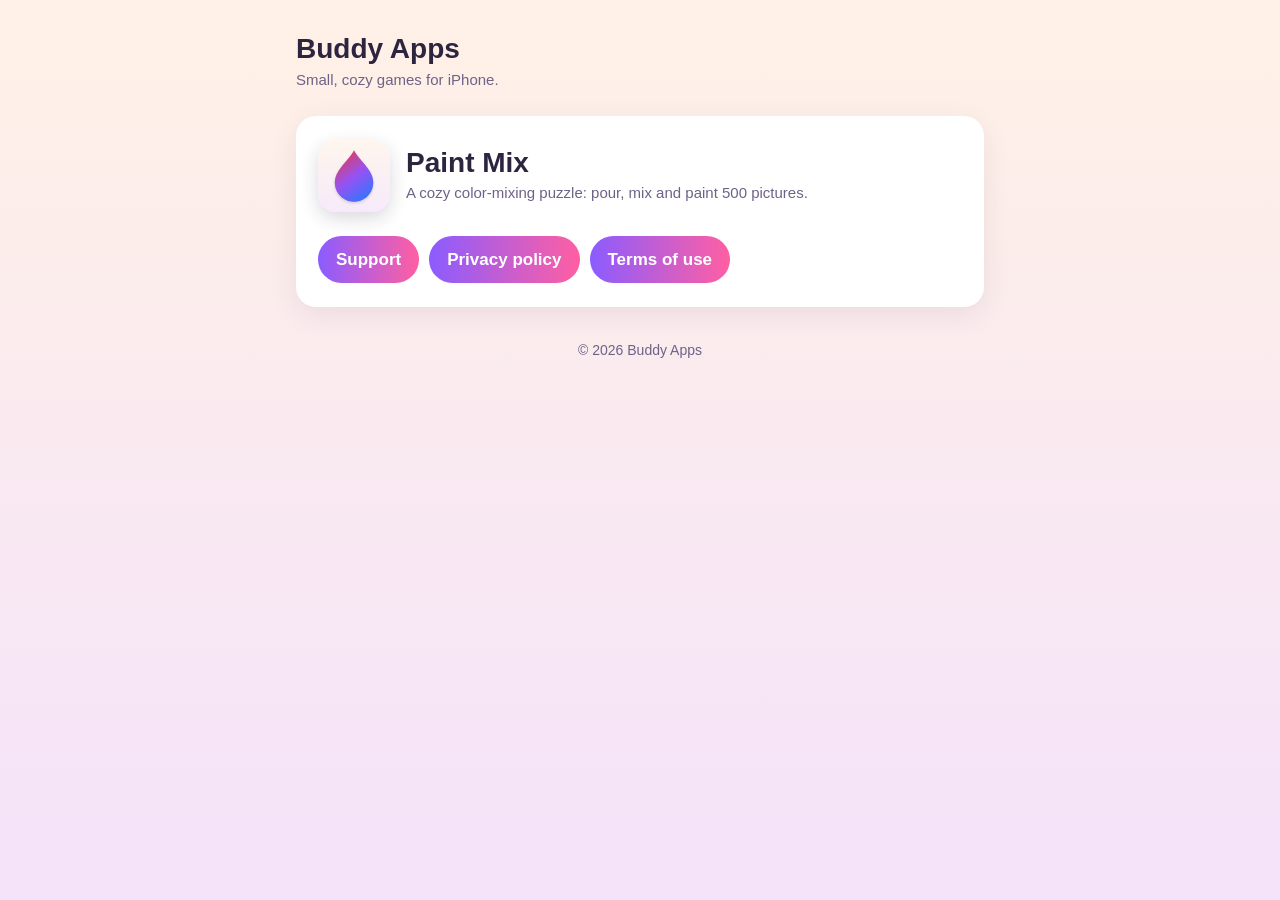
<file: index.html>
<!doctype html>
<html lang="en">
<head>
  <meta charset="utf-8">
  <meta name="viewport" content="width=device-width, initial-scale=1">
  <title>Buddy Apps</title>
  <meta name="description" content="Buddy Apps makes small, cozy games for iPhone.">
  <link rel="stylesheet" href="style.css">
</head>
<body>
<main>
  <header class="app">
    <div>
      <h1>Buddy Apps</h1>
      <p>Small, cozy games for iPhone.</p>
    </div>
  </header>

  <section class="card">
    <header class="app">
      <img src="paint-mix/icon.png" alt="Paint Mix icon">
      <div>
        <h1>Paint Mix</h1>
        <p>A cozy color-mixing puzzle: pour, mix and paint 500 pictures.</p>
      </div>
    </header>
    <nav class="links">
      <a href="paint-mix/support/">Support</a>
      <a href="paint-mix/privacy/">Privacy policy</a>
      <a href="paint-mix/terms/">Terms of use</a>
    </nav>
  </section>

  <footer>© 2026 Buddy Apps</footer>
</main>
</body>
</html>
</file>
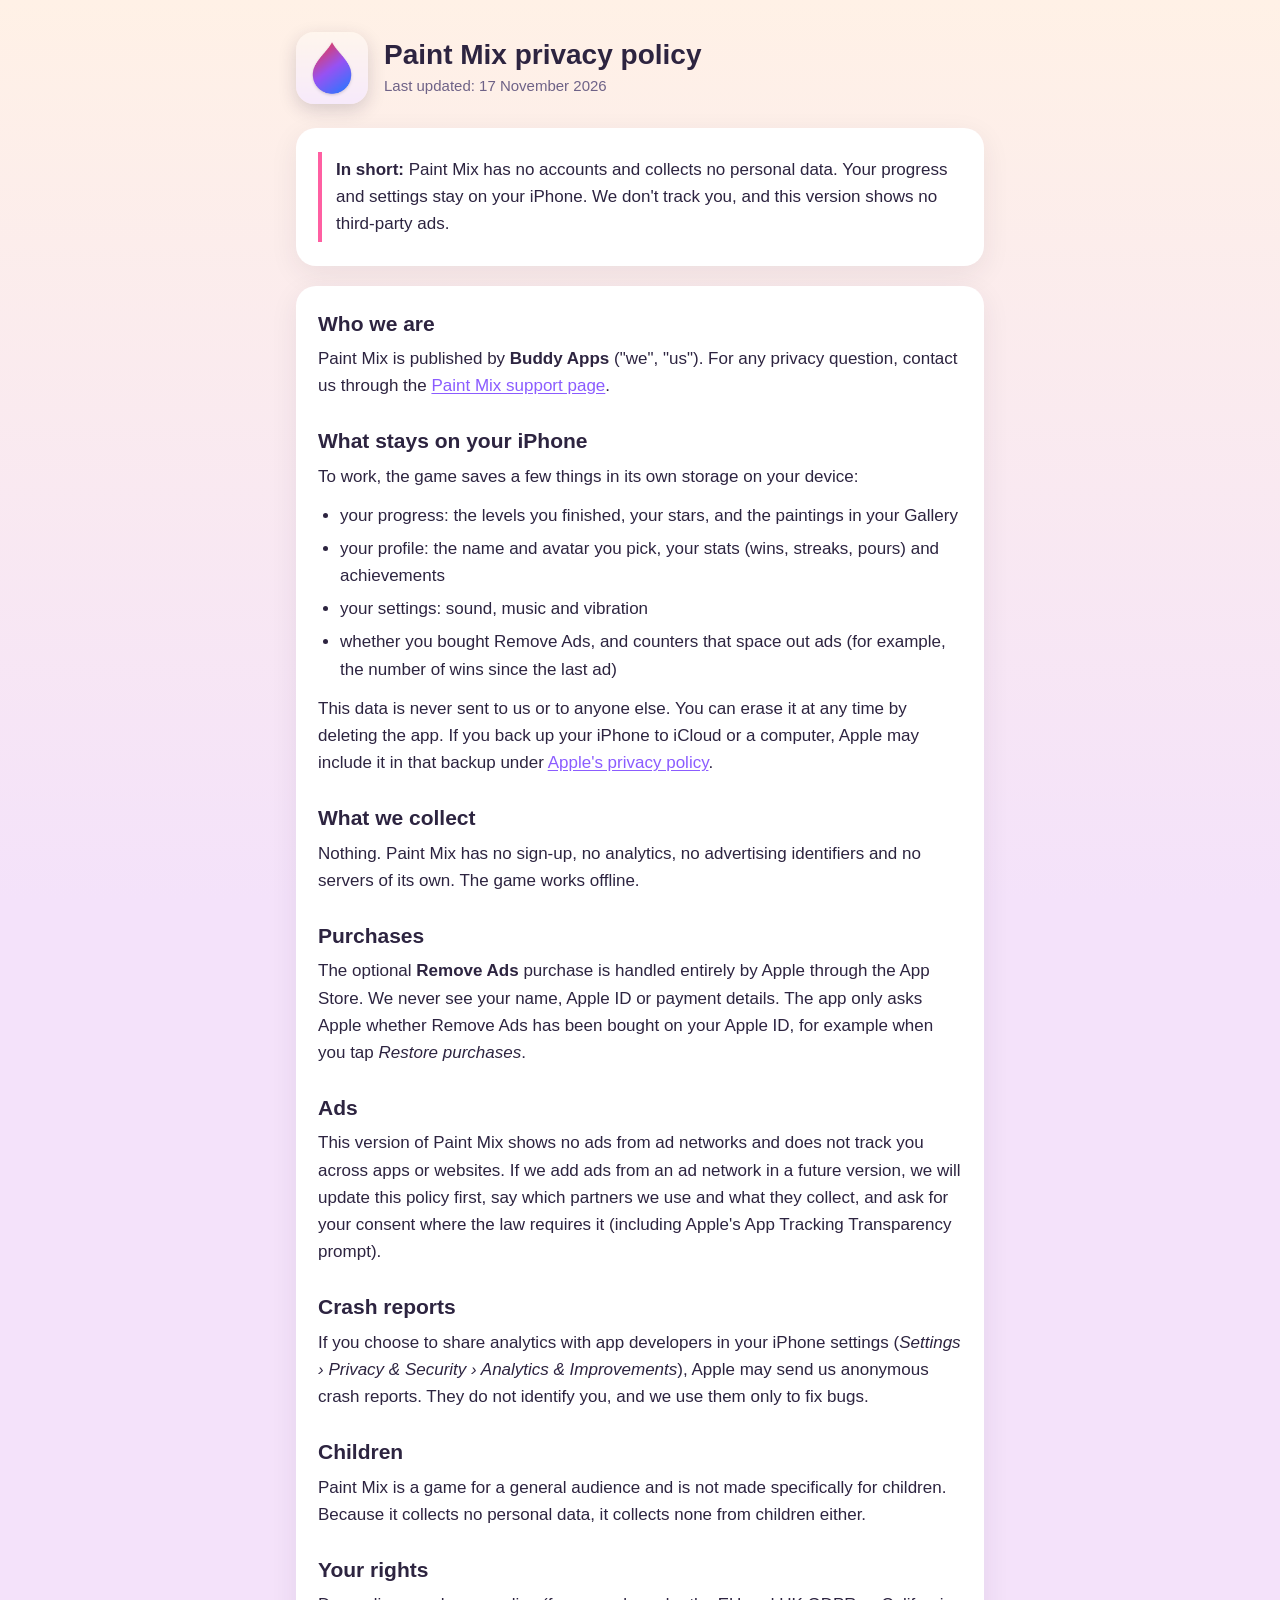
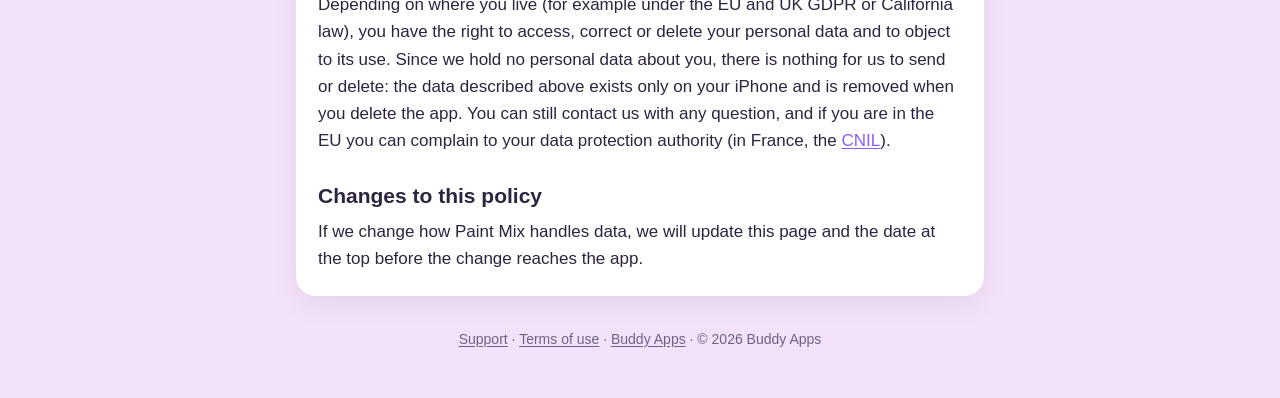
<file: paint-mix/privacy/index.html>
<!doctype html>
<html lang="en">
<head>
  <meta charset="utf-8">
  <meta name="viewport" content="width=device-width, initial-scale=1">
  <title>Paint Mix Privacy</title>
  <meta name="description" content="Privacy policy for Paint Mix, a color-mixing puzzle game for iPhone by Buddy Apps.">
  <link rel="stylesheet" href="../../style.css">
</head>
<body>
<main>
  <header class="app">
    <img src="../icon.png" alt="Paint Mix icon">
    <div>
      <h1>Paint Mix privacy policy</h1>
      <p>Last updated: 17 November 2026</p>
    </div>
  </header>

  <section class="card">
    <p class="summary"><strong>In short:</strong> Paint Mix has no accounts and collects no personal data. Your progress
      and settings stay on your iPhone. We don't track you, and this version shows no third-party ads.</p>
  </section>

  <section class="card">
    <h2>Who we are</h2>
    <p>Paint Mix is published by <strong>Buddy Apps</strong> ("we", "us"). For any privacy question, contact us through the
      <a href="../support/">Paint Mix support page</a>.</p>

    <h2>What stays on your iPhone</h2>
    <p>To work, the game saves a few things in its own storage on your device:</p>
    <ul>
      <li>your progress: the levels you finished, your stars, and the paintings in your Gallery</li>
      <li>your profile: the name and avatar you pick, your stats (wins, streaks, pours) and achievements</li>
      <li>your settings: sound, music and vibration</li>
      <li>whether you bought Remove Ads, and counters that space out ads (for example, the number of wins since the last ad)</li>
    </ul>
    <p>This data is never sent to us or to anyone else. You can erase it at any time by deleting the app. If you back up your
      iPhone to iCloud or a computer, Apple may include it in that backup under
      <a href="https://www.apple.com/legal/privacy/">Apple's privacy policy</a>.</p>

    <h2>What we collect</h2>
    <p>Nothing. Paint Mix has no sign-up, no analytics, no advertising identifiers and no servers of its own. The game
      works offline.</p>

    <h2>Purchases</h2>
    <p>The optional <strong>Remove Ads</strong> purchase is handled entirely by Apple through the App Store. We never see
      your name, Apple ID or payment details. The app only asks Apple whether Remove Ads has been bought on your Apple ID,
      for example when you tap <em>Restore purchases</em>.</p>

    <h2>Ads</h2>
    <p>This version of Paint Mix shows no ads from ad networks and does not track you across apps or websites. If we add
      ads from an ad network in a future version, we will update this policy first, say which partners we use and what
      they collect, and ask for your consent where the law requires it (including Apple's App Tracking Transparency prompt).</p>

    <h2>Crash reports</h2>
    <p>If you choose to share analytics with app developers in your iPhone settings (<em>Settings › Privacy &amp; Security ›
      Analytics &amp; Improvements</em>), Apple may send us anonymous crash reports. They do not identify you, and we use
      them only to fix bugs.</p>

    <h2>Children</h2>
    <p>Paint Mix is a game for a general audience and is not made specifically for children. Because it collects no
      personal data, it collects none from children either.</p>

    <h2>Your rights</h2>
    <p>Depending on where you live (for example under the EU and UK GDPR or California law), you have the right to
      access, correct or delete your personal data and to object to its use. Since we hold no personal data about you,
      there is nothing for us to send or delete: the data described above exists only on your iPhone and is removed when
      you delete the app. You can still contact us with any question, and if you are in the EU you can complain to your
      data protection authority (in France, the <a href="https://www.cnil.fr/">CNIL</a>).</p>

    <h2>Changes to this policy</h2>
    <p>If we change how Paint Mix handles data, we will update this page and the date at the top before the change
      reaches the app.</p>
  </section>

  <footer><a href="../support/">Support</a> · <a href="../terms/">Terms of use</a> · <a href="../../">Buddy Apps</a> · © 2026 Buddy Apps</footer>
</main>
</body>
</html>
</file>
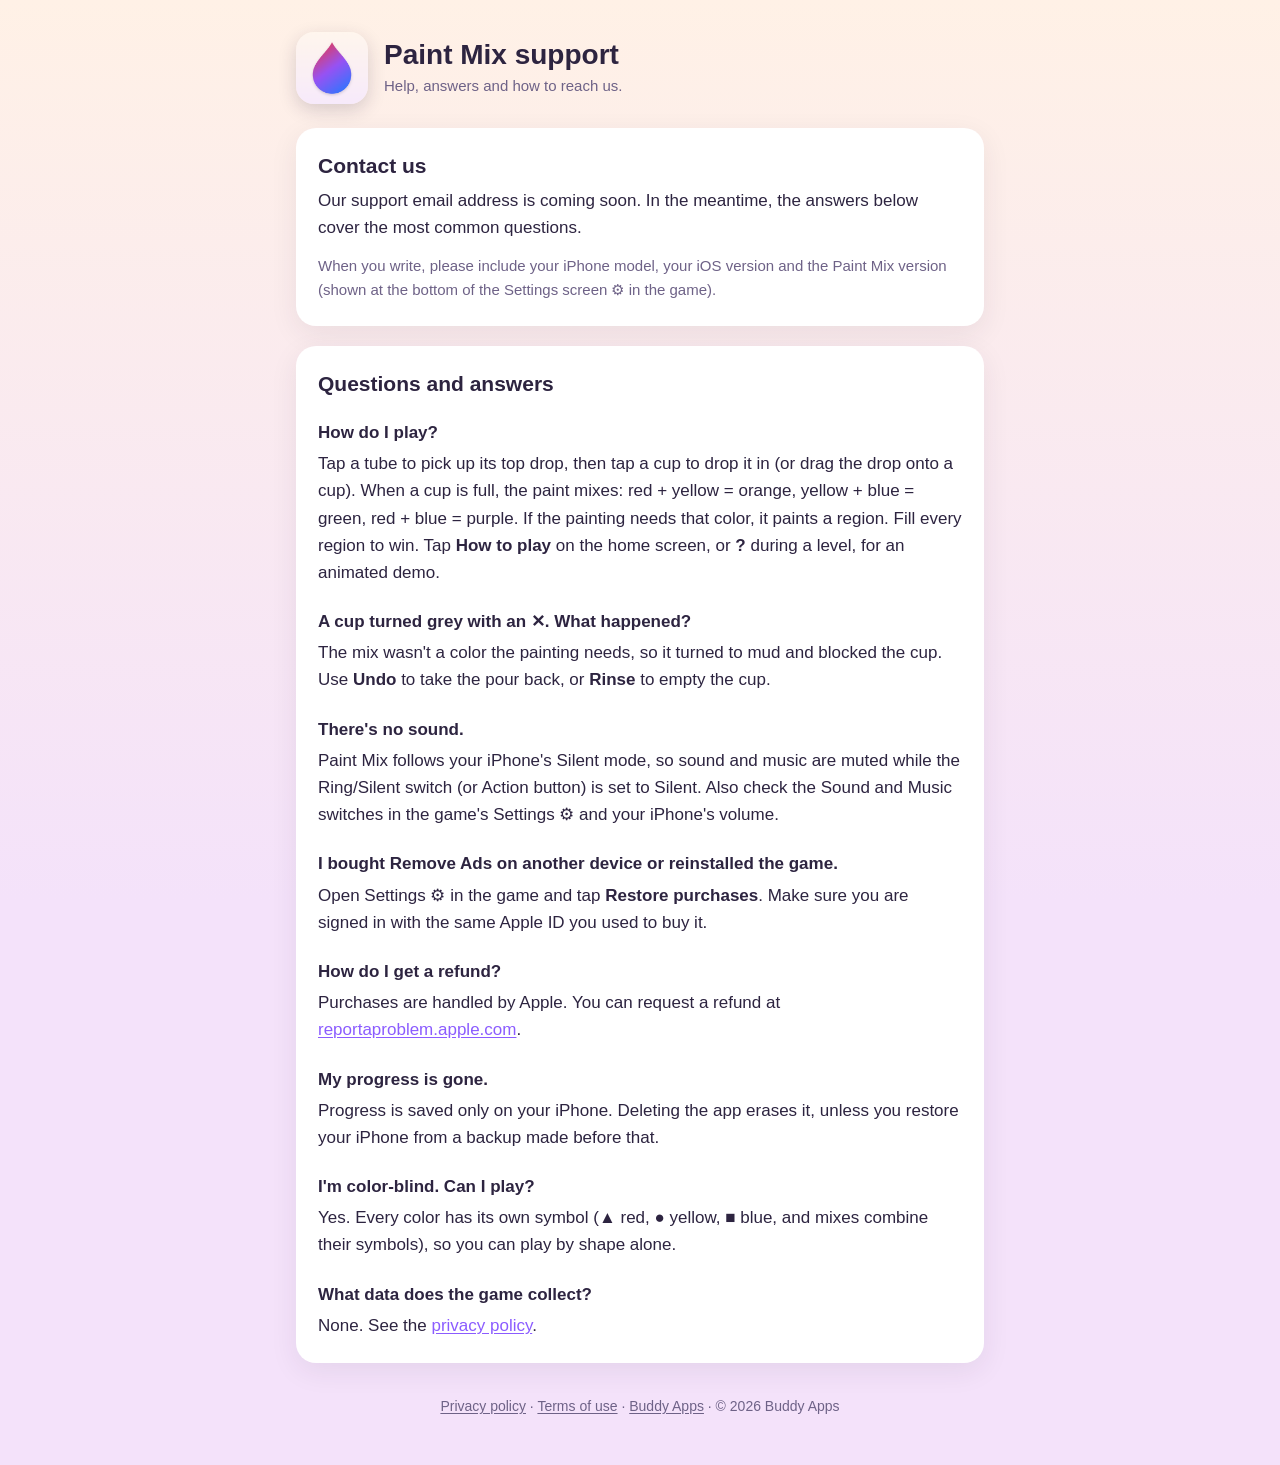
<file: paint-mix/support/index.html>
<!doctype html>
<html lang="en">
<head>
  <meta charset="utf-8">
  <meta name="viewport" content="width=device-width, initial-scale=1">
  <title>Paint Mix Support</title>
  <meta name="description" content="Help and contact for Paint Mix, a color-mixing puzzle game for iPhone by Buddy Apps.">
  <link rel="stylesheet" href="../../style.css">
</head>
<body>
<main>
  <header class="app">
    <img src="../icon.png" alt="Paint Mix icon">
    <div>
      <h1>Paint Mix support</h1>
      <p>Help, answers and how to reach us.</p>
    </div>
  </header>

  <section class="card" id="contact">
    <h2>Contact us</h2>
    <!-- SUPPORT_EMAIL: replace this paragraph with a mailto link once the support address exists. -->
    <p>Our support email address is coming soon. In the meantime, the answers below cover the most common questions.</p>
    <p class="muted">When you write, please include your iPhone model, your iOS version and the Paint Mix version (shown at
      the bottom of the Settings screen ⚙ in the game).</p>
  </section>

  <section class="card">
    <h2>Questions and answers</h2>

    <h3>How do I play?</h3>
    <p>Tap a tube to pick up its top drop, then tap a cup to drop it in (or drag the drop onto a cup). When a cup is full,
      the paint mixes: red + yellow = orange, yellow + blue = green, red + blue = purple. If the painting needs that color,
      it paints a region. Fill every region to win. Tap <strong>How to play</strong> on the home screen, or <strong>?</strong>
      during a level, for an animated demo.</p>

    <h3>A cup turned grey with an ✕. What happened?</h3>
    <p>The mix wasn't a color the painting needs, so it turned to mud and blocked the cup. Use <strong>Undo</strong> to take
      the pour back, or <strong>Rinse</strong> to empty the cup.</p>

    <h3>There's no sound.</h3>
    <p>Paint Mix follows your iPhone's Silent mode, so sound and music are muted while the Ring/Silent switch (or Action
      button) is set to Silent. Also check the Sound and Music switches in the game's Settings ⚙ and your iPhone's volume.</p>

    <h3>I bought Remove Ads on another device or reinstalled the game.</h3>
    <p>Open Settings ⚙ in the game and tap <strong>Restore purchases</strong>. Make sure you are signed in with the same
      Apple ID you used to buy it.</p>

    <h3>How do I get a refund?</h3>
    <p>Purchases are handled by Apple. You can request a refund at
      <a href="https://reportaproblem.apple.com/">reportaproblem.apple.com</a>.</p>

    <h3>My progress is gone.</h3>
    <p>Progress is saved only on your iPhone. Deleting the app erases it, unless you restore your iPhone from a backup made
      before that.</p>

    <h3>I'm color-blind. Can I play?</h3>
    <p>Yes. Every color has its own symbol (▲ red, ● yellow, ■ blue, and mixes combine their symbols), so you can play
      by shape alone.</p>

    <h3>What data does the game collect?</h3>
    <p>None. See the <a href="../privacy/">privacy policy</a>.</p>
  </section>

  <footer><a href="../privacy/">Privacy policy</a> · <a href="../terms/">Terms of use</a> · <a href="../../">Buddy Apps</a> · © 2026 Buddy Apps</footer>
</main>
</body>
</html>
</file>
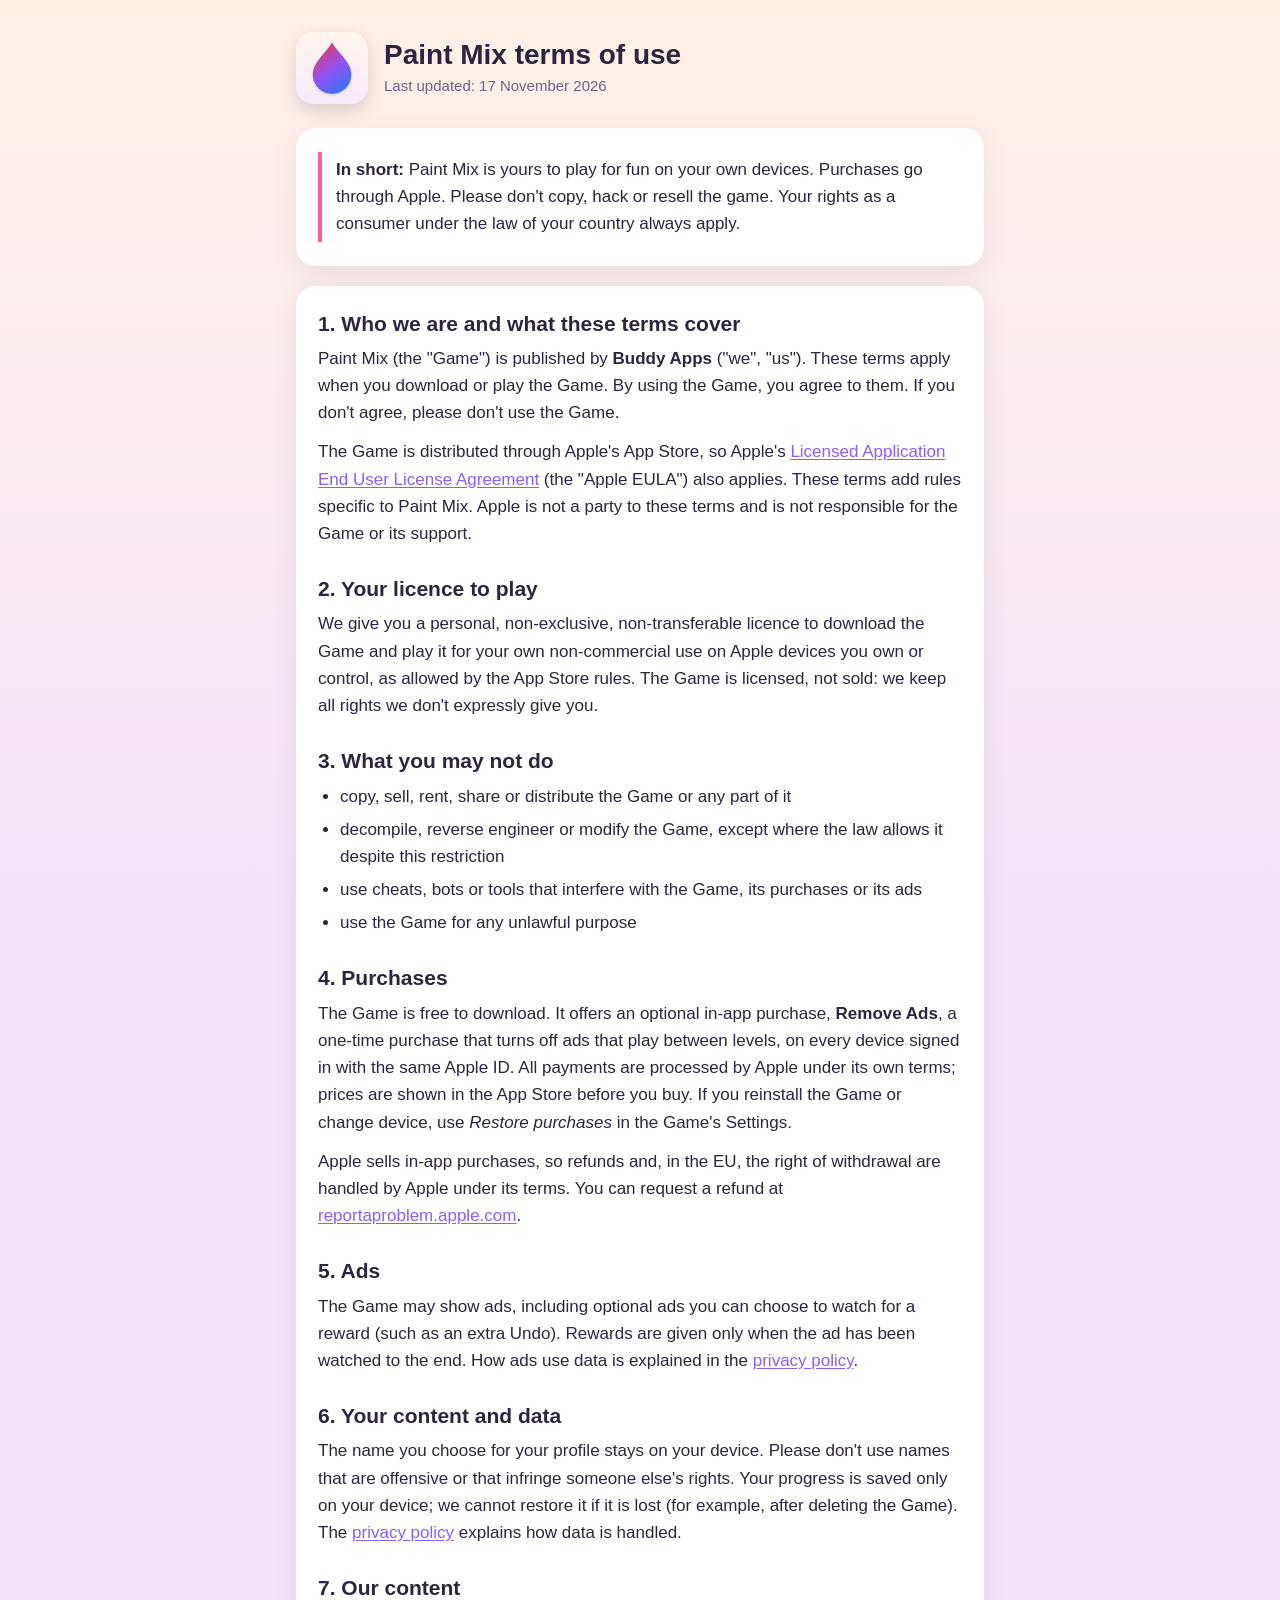
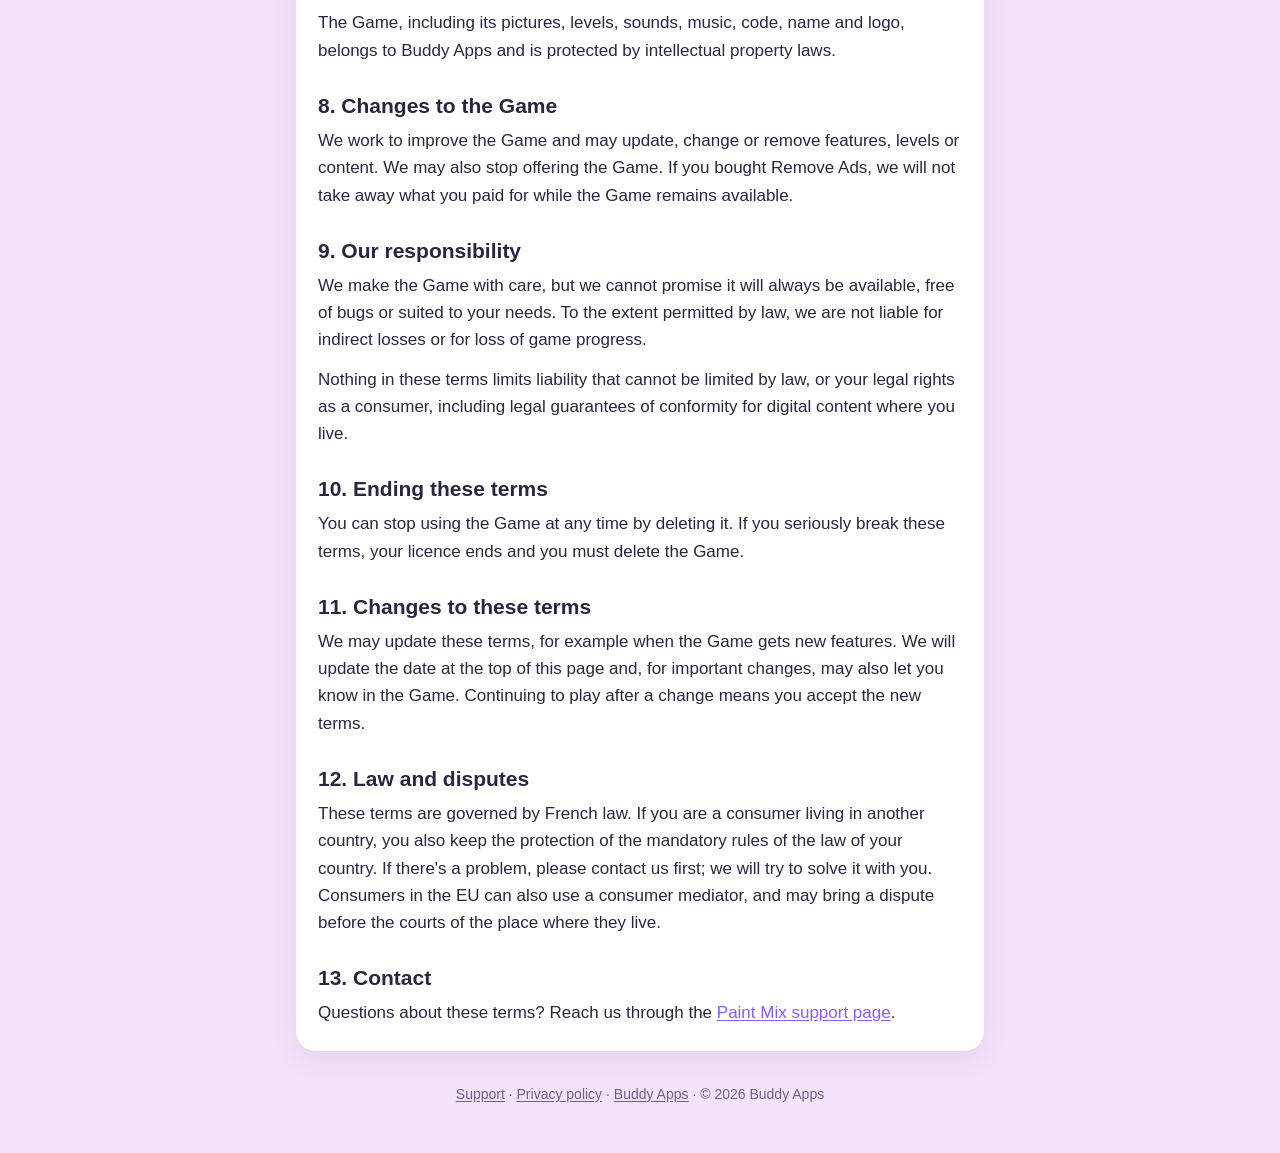
<file: paint-mix/terms/index.html>
<!doctype html>
<html lang="en">
<head>
  <meta charset="utf-8">
  <meta name="viewport" content="width=device-width, initial-scale=1">
  <title>Paint Mix Terms</title>
  <meta name="description" content="Terms of use for Paint Mix, a color-mixing puzzle game for iPhone by Buddy Apps.">
  <link rel="stylesheet" href="../../style.css">
</head>
<body>
<main>
  <header class="app">
    <img src="../icon.png" alt="Paint Mix icon">
    <div>
      <h1>Paint Mix terms of use</h1>
      <p>Last updated: 17 November 2026</p>
    </div>
  </header>

  <section class="card">
    <p class="summary"><strong>In short:</strong> Paint Mix is yours to play for fun on your own devices. Purchases go
      through Apple. Please don't copy, hack or resell the game. Your rights as a consumer under the law of your country
      always apply.</p>
  </section>

  <section class="card">
    <h2>1. Who we are and what these terms cover</h2>
    <p>Paint Mix (the "Game") is published by <strong>Buddy Apps</strong> ("we", "us"). These terms apply when you
      download or play the Game. By using the Game, you agree to them. If you don't agree, please don't use the Game.</p>
    <p>The Game is distributed through Apple's App Store, so Apple's
      <a href="https://www.apple.com/legal/internet-services/itunes/dev/stdeula/">Licensed Application End User License
      Agreement</a> (the "Apple EULA") also applies. These terms add rules specific to Paint Mix. Apple is not a party to
      these terms and is not responsible for the Game or its support.</p>

    <h2>2. Your licence to play</h2>
    <p>We give you a personal, non-exclusive, non-transferable licence to download the Game and play it for your own
      non-commercial use on Apple devices you own or control, as allowed by the App Store rules. The Game is licensed,
      not sold: we keep all rights we don't expressly give you.</p>

    <h2>3. What you may not do</h2>
    <ul>
      <li>copy, sell, rent, share or distribute the Game or any part of it</li>
      <li>decompile, reverse engineer or modify the Game, except where the law allows it despite this restriction</li>
      <li>use cheats, bots or tools that interfere with the Game, its purchases or its ads</li>
      <li>use the Game for any unlawful purpose</li>
    </ul>

    <h2>4. Purchases</h2>
    <p>The Game is free to download. It offers an optional in-app purchase, <strong>Remove Ads</strong>, a one-time
      purchase that turns off ads that play between levels, on every device signed in with the same Apple ID. All
      payments are processed by Apple under its own terms; prices are shown in the App Store before you buy. If you
      reinstall the Game or change device, use <em>Restore purchases</em> in the Game's Settings.</p>
    <p>Apple sells in-app purchases, so refunds and, in the EU, the right of withdrawal are handled by Apple under its
      terms. You can request a refund at <a href="https://reportaproblem.apple.com/">reportaproblem.apple.com</a>.</p>

    <h2>5. Ads</h2>
    <p>The Game may show ads, including optional ads you can choose to watch for a reward (such as an extra Undo).
      Rewards are given only when the ad has been watched to the end. How ads use data is explained in the
      <a href="../privacy/">privacy policy</a>.</p>

    <h2>6. Your content and data</h2>
    <p>The name you choose for your profile stays on your device. Please don't use names that are offensive or that
      infringe someone else's rights. Your progress is saved only on your device; we cannot restore it if it is lost
      (for example, after deleting the Game). The <a href="../privacy/">privacy policy</a> explains how data is
      handled.</p>

    <h2>7. Our content</h2>
    <p>The Game, including its pictures, levels, sounds, music, code, name and logo, belongs to Buddy Apps and is
      protected by intellectual property laws.</p>

    <h2>8. Changes to the Game</h2>
    <p>We work to improve the Game and may update, change or remove features, levels or content. We may also stop
      offering the Game. If you bought Remove Ads, we will not take away what you paid for while the Game remains
      available.</p>

    <h2>9. Our responsibility</h2>
    <p>We make the Game with care, but we cannot promise it will always be available, free of bugs or suited to your
      needs. To the extent permitted by law, we are not liable for indirect losses or for loss of game progress.</p>
    <p>Nothing in these terms limits liability that cannot be limited by law, or your legal rights as a consumer,
      including legal guarantees of conformity for digital content where you live.</p>

    <h2>10. Ending these terms</h2>
    <p>You can stop using the Game at any time by deleting it. If you seriously break these terms, your licence ends and
      you must delete the Game.</p>

    <h2>11. Changes to these terms</h2>
    <p>We may update these terms, for example when the Game gets new features. We will update the date at the top of this
      page and, for important changes, may also let you know in the Game. Continuing to play after a change means you accept
      the new terms.</p>

    <h2>12. Law and disputes</h2>
    <p>These terms are governed by French law. If you are a consumer living in another country, you also keep the
      protection of the mandatory rules of the law of your country. If there's a problem, please contact us first; we will
      try to solve it with you. Consumers in the EU can also use a consumer mediator, and may bring a dispute before the
      courts of the place where they live.</p>

    <h2>13. Contact</h2>
    <p>Questions about these terms? Reach us through the <a href="../support/">Paint Mix support page</a>.</p>
  </section>

  <footer><a href="../support/">Support</a> · <a href="../privacy/">Privacy policy</a> · <a href="../../">Buddy Apps</a> · © 2026 Buddy Apps</footer>
</main>
</body>
</html>
</file>
<file: style.css>
:root {
  --bg-top: #FFF1E6;
  --bg-bottom: #F4E2FA;
  --card: #FFFFFF;
  --ink: #2D2440;
  --ink-soft: #6E6287;
  --line: #E9DDF2;
  --accent: #8B5CFF;
  --accent-2: #FF5FA2;
}
@media (prefers-color-scheme: dark) {
  :root {
    --bg-top: #1E1830;
    --bg-bottom: #2A1F3D;
    --card: #2F2645;
    --ink: #F4EEF8;
    --ink-soft: #BFB3D6;
    --line: #43385C;
    --accent: #B39BFF;
    --accent-2: #FF8CBC;
  }
}

* { box-sizing: border-box; }
html { -webkit-text-size-adjust: 100%; }
body {
  margin: 0;
  min-height: 100vh;
  background: linear-gradient(var(--bg-top), var(--bg-bottom)) fixed;
  background-color: var(--bg-bottom);
  color: var(--ink);
  font: 17px/1.6 -apple-system, BlinkMacSystemFont, "Avenir Next", "Segoe UI", Roboto, sans-serif;
}
main { max-width: 720px; margin: 0 auto; padding: 32px 16px 48px; }

header.app { display: flex; align-items: center; gap: 16px; margin-bottom: 24px; }
header.app img { width: 72px; height: 72px; border-radius: 18px; box-shadow: 0 6px 18px rgba(45, 36, 64, 0.18); }
header.app h1 { margin: 0; font-size: 28px; line-height: 1.2; }
header.app p { margin: 2px 0 0; color: var(--ink-soft); font-size: 15px; }

.card {
  background: var(--card);
  border-radius: 20px;
  padding: 24px 22px;
  box-shadow: 0 8px 28px rgba(45, 36, 64, 0.08);
  margin-bottom: 20px;
}
.card > :first-child { margin-top: 0; }
.card > :last-child { margin-bottom: 0; }

h2 { font-size: 21px; margin: 28px 0 8px; line-height: 1.3; }
h3 { font-size: 17px; margin: 22px 0 4px; }
p, ul { margin: 0 0 12px; }
ul { padding-left: 22px; }
li { margin-bottom: 6px; }
a { color: var(--accent); text-underline-offset: 2px; }
.muted { color: var(--ink-soft); font-size: 15px; }

.summary {
  border-left: 4px solid var(--accent-2);
  padding: 4px 0 4px 14px;
  margin: 0 0 8px;
}

nav.links { display: flex; flex-wrap: wrap; gap: 10px; margin-top: 8px; }
nav.links a {
  display: inline-block;
  padding: 10px 18px;
  border-radius: 999px;
  background: linear-gradient(90deg, var(--accent), var(--accent-2));
  color: #fff;
  font-weight: 600;
  text-decoration: none;
}

footer { text-align: center; color: var(--ink-soft); font-size: 14px; margin-top: 32px; }
footer a { color: var(--ink-soft); }
</file>
